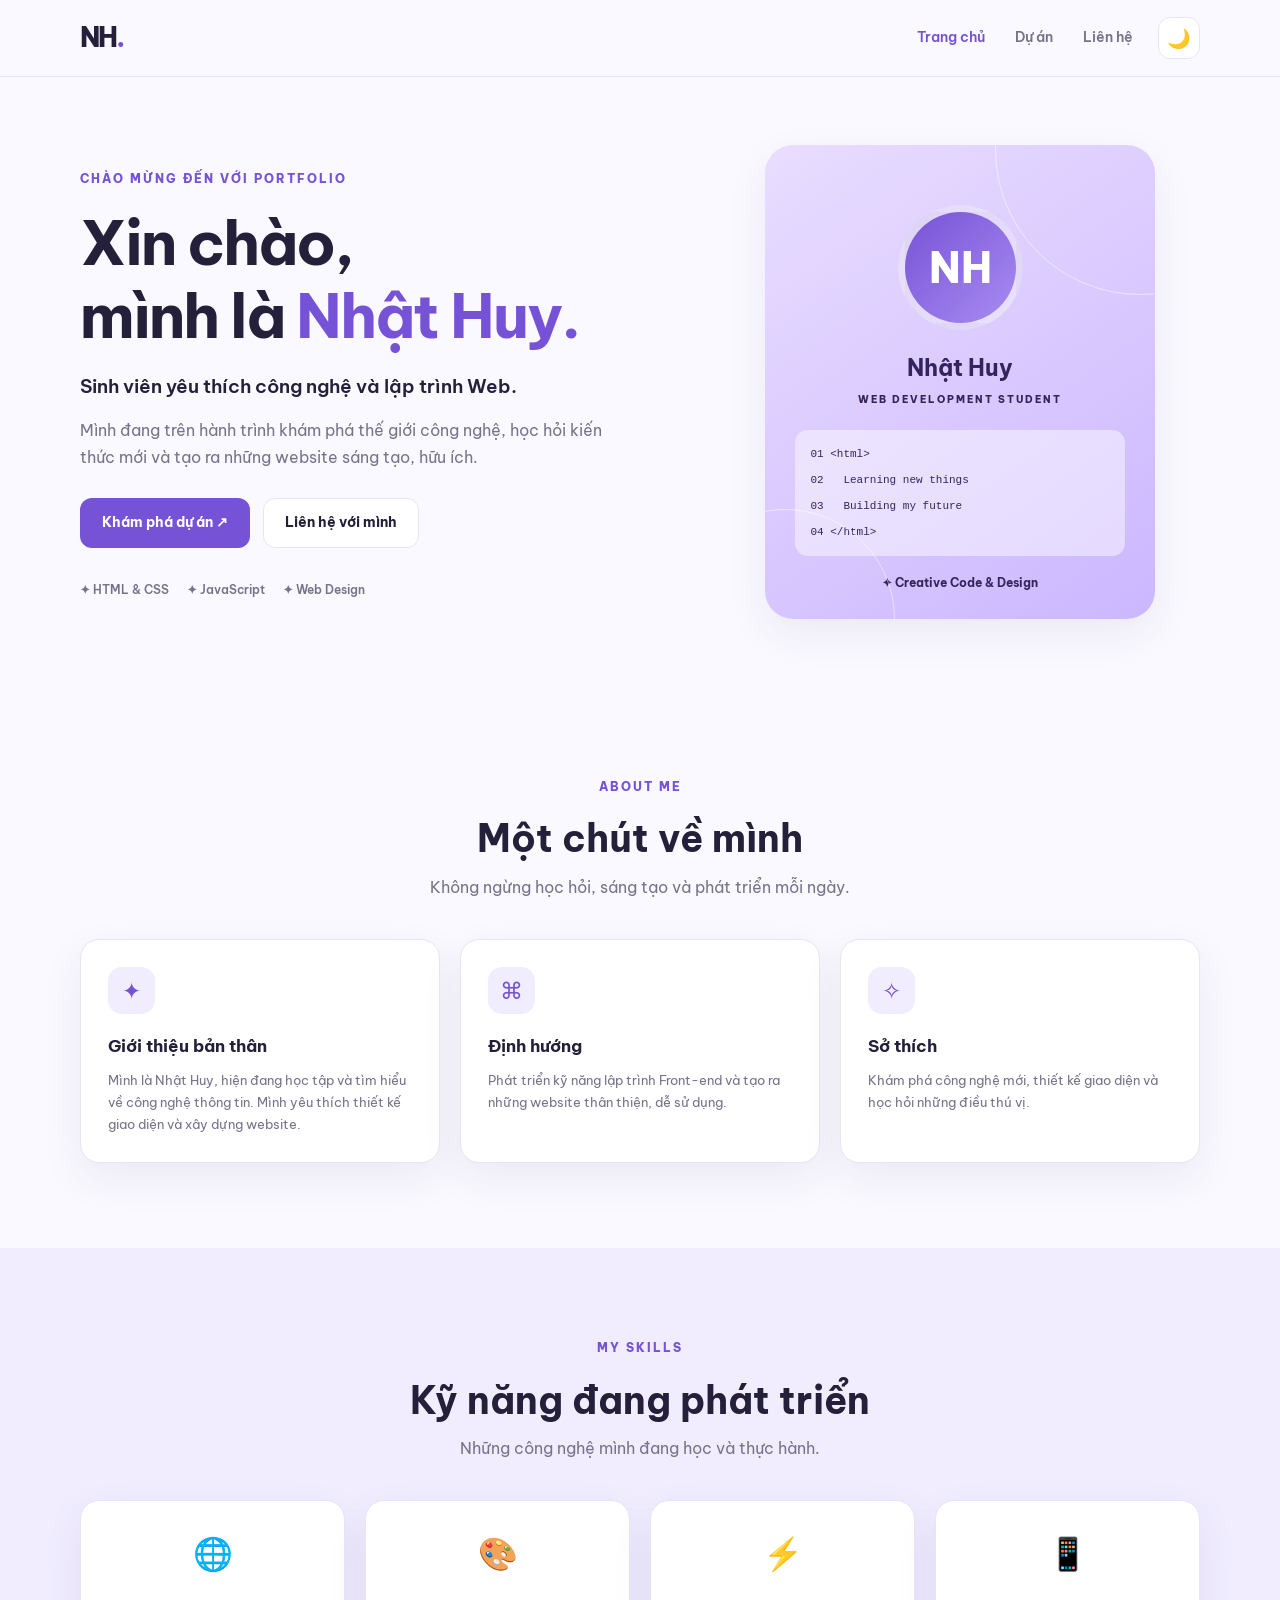
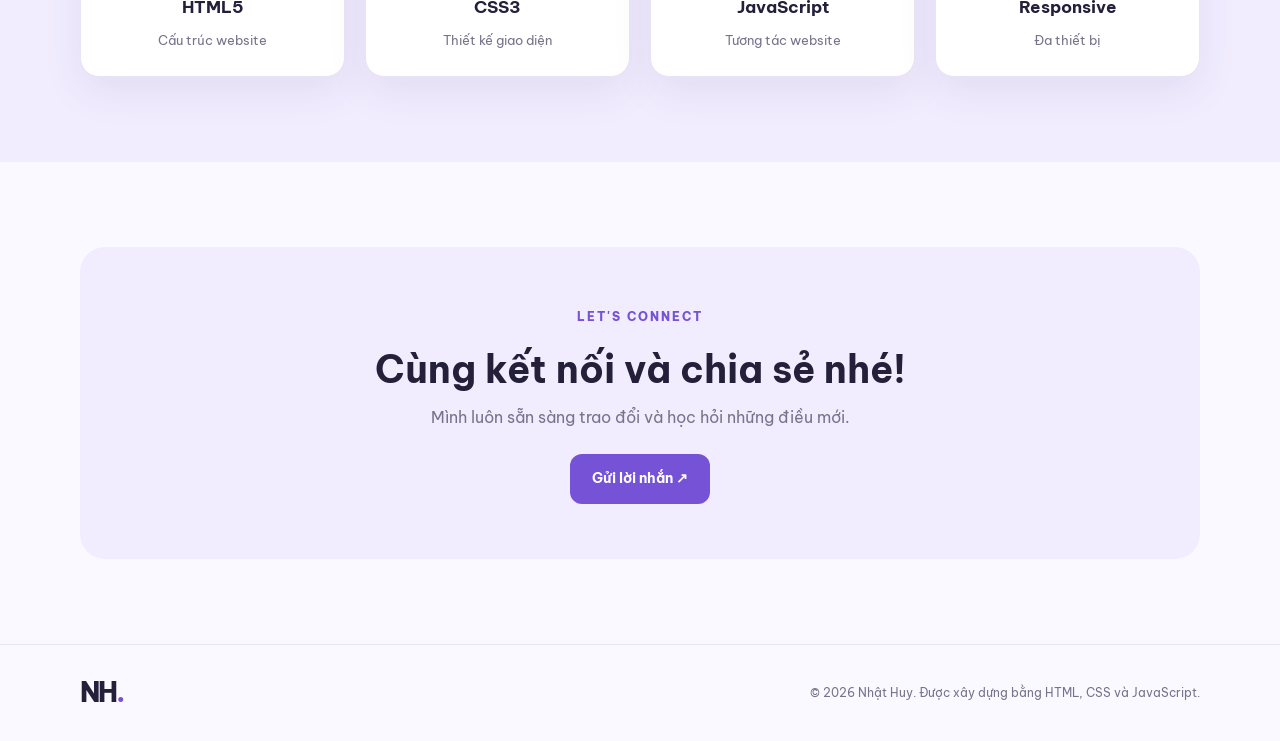
<file: index.html>
<!DOCTYPE html>
<html lang="vi">
<head>
    <meta charset="UTF-8">
    <meta name="viewport" content="width=device-width, initial-scale=1.0">
    <meta name="description" content="Portfolio cá nhân của Nhật Huy">
    <title>Nhật Huy | Portfolio</title>
    <link rel="stylesheet" href="style.css">
    <script src="script.js" defer></script>
</head>
<body>
    <header class="header">
        <nav class="navbar container">
            <a class="logo" href="index.html">NH<span>.</span></a>

            <button class="menu-toggle" id="menuToggle"
                    type="button" aria-label="Mở menu"
                    aria-expanded="false">☰</button>

            <div class="nav-links" id="navLinks">
                <a class="active" href="index.html">Trang chủ</a>
                <a href="projects.html">Dự án</a>
                <a href="contact.html">Liên hệ</a>
            </div>

            <button class="theme-toggle" id="themeToggle"
                    type="button" aria-label="Đổi giao diện">🌙</button>
        </nav>
    </header>

    <main>
        <section class="hero container">
            <div class="hero-content reveal">
                <span class="eyebrow">CHÀO MỪNG ĐẾN VỚI PORTFOLIO</span>
                <h1>Xin chào,<br>mình là <span class="gradient-text">Nhật Huy.</span></h1>
                <h2>Sinh viên yêu thích công nghệ và lập trình Web.</h2>
                <p>
                    Mình đang trên hành trình khám phá thế giới công nghệ,
                    học hỏi kiến thức mới và tạo ra những website sáng tạo,
                    hữu ích.
                </p>

                <div class="hero-buttons">
                    <a class="button button-primary" href="projects.html">
                        Khám phá dự án ↗
                    </a>
                    <a class="button button-outline" href="contact.html">
                        Liên hệ với mình
                    </a>
                </div>

                <div class="hero-tags">
                    <span>✦ HTML & CSS</span>
                    <span>✦ JavaScript</span>
                    <span>✦ Web Design</span>
                </div>
            </div>

            <div class="hero-visual reveal">
                <div class="profile-card">
                    <div class="profile-orbit orbit-one"></div>
                    <div class="profile-orbit orbit-two"></div>
                    <div class="avatar">NH</div>
                    <h3>Nhật Huy</h3>
                    <p>WEB DEVELOPMENT STUDENT</p>
                    <div class="code-lines">
                        <span>01 &lt;html&gt;</span>
                        <span>02 &nbsp; Learning new things</span>
                        <span>03 &nbsp; Building my future</span>
                        <span>04 &lt;/html&gt;</span>
                    </div>
                    <span class="creative-label">✦ Creative Code & Design</span>
                </div>
            </div>
        </section>

        <section class="section container" id="about">
            <div class="section-heading reveal">
                <span class="eyebrow">ABOUT ME</span>
                <h2>Một chút về mình</h2>
                <p>Không ngừng học hỏi, sáng tạo và phát triển mỗi ngày.</p>
            </div>

            <div class="about-grid">
                <article class="info-card reveal">
                    <span class="card-icon">✦</span>
                    <h3>Giới thiệu bản thân</h3>
                    <p>
                        Mình là Nhật Huy, hiện đang học tập và tìm hiểu
                        về công nghệ thông tin. Mình yêu thích thiết kế
                        giao diện và xây dựng website.
                    </p>
                </article>

                <article class="info-card reveal">
                    <span class="card-icon">⌘</span>
                    <h3>Định hướng</h3>
                    <p>
                        Phát triển kỹ năng lập trình Front-end và tạo ra
                        những website thân thiện, dễ sử dụng.
                    </p>
                </article>

                <article class="info-card reveal">
                    <span class="card-icon">✧</span>
                    <h3>Sở thích</h3>
                    <p>
                        Khám phá công nghệ mới, thiết kế giao diện
                        và học hỏi những điều thú vị.
                    </p>
                </article>
            </div>
        </section>

        <section class="section skills-section">
            <div class="container">
                <div class="section-heading reveal">
                    <span class="eyebrow">MY SKILLS</span>
                    <h2>Kỹ năng đang phát triển</h2>
                    <p>Những công nghệ mình đang học và thực hành.</p>
                </div>

                <div class="skills-grid">
                    <article class="skill-card reveal">
                        <span class="skill-icon">🌐</span>
                        <h3>HTML5</h3>
                        <p>Cấu trúc website</p>
                    </article>
                    <article class="skill-card reveal">
                        <span class="skill-icon">🎨</span>
                        <h3>CSS3</h3>
                        <p>Thiết kế giao diện</p>
                    </article>
                    <article class="skill-card reveal">
                        <span class="skill-icon">⚡</span>
                        <h3>JavaScript</h3>
                        <p>Tương tác website</p>
                    </article>
                    <article class="skill-card reveal">
                        <span class="skill-icon">📱</span>
                        <h3>Responsive</h3>
                        <p>Đa thiết bị</p>
                    </article>
                </div>
            </div>
        </section>

        <section class="cta-section container reveal">
            <span class="eyebrow">LET'S CONNECT</span>
            <h2>Cùng kết nối và chia sẻ nhé!</h2>
            <p>Mình luôn sẵn sàng trao đổi và học hỏi những điều mới.</p>
            <a class="button button-primary" href="contact.html">
                Gửi lời nhắn ↗
            </a>
        </section>
    </main>

    <footer class="footer">
        <div class="container footer-inner">
            <a class="logo" href="index.html">NH<span>.</span></a>
            <p>© <span class="year"></span> Nhật Huy. Được xây dựng bằng HTML, CSS và JavaScript.</p>
        </div>
    </footer>
</body>
</html>
</file>
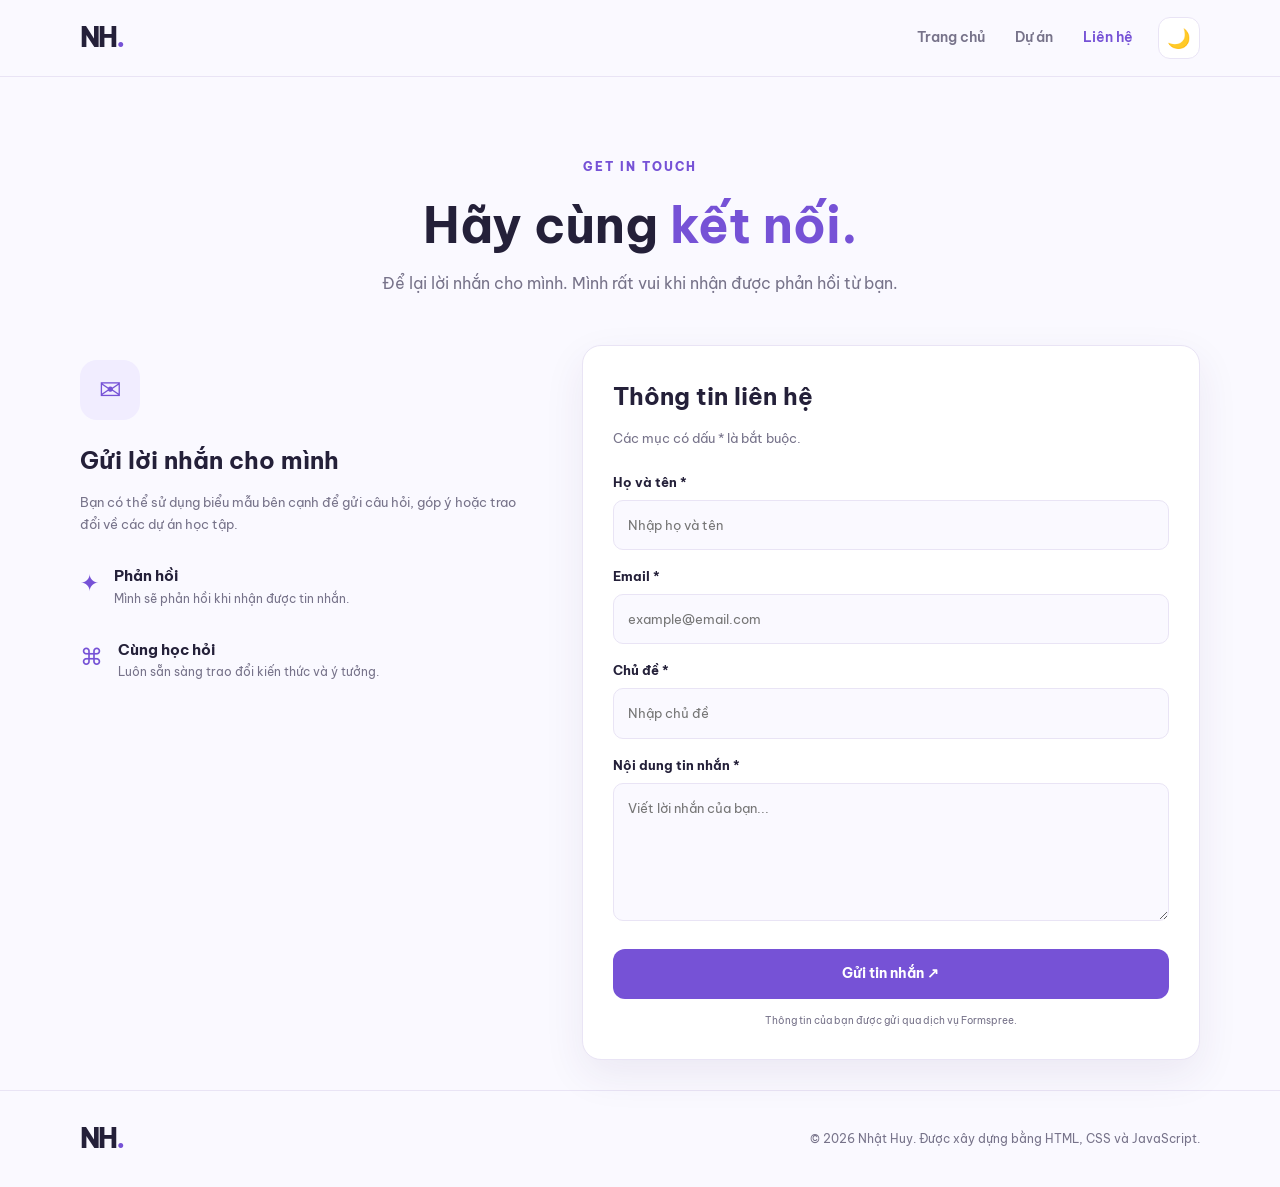
<file: contact.html>
<!DOCTYPE html>
<html lang="vi">
<head>
    <meta charset="UTF-8">
    <meta name="viewport" content="width=device-width, initial-scale=1.0">
    <meta name="description" content="Liên hệ với Nhật Huy">
    <title>Liên hệ | Nhật Huy</title>
    <link rel="stylesheet" href="style.css">
    <script src="script.js" defer></script>
</head>
<body>
    <header class="header">
        <nav class="navbar container">
            <a class="logo" href="index.html">NH<span>.</span></a>
            <button class="menu-toggle" id="menuToggle" type="button"
                    aria-label="Mở menu" aria-expanded="false">☰</button>
            <div class="nav-links" id="navLinks">
                <a href="index.html">Trang chủ</a>
                <a href="projects.html">Dự án</a>
                <a class="active" href="contact.html">Liên hệ</a>
            </div>
            <button class="theme-toggle" id="themeToggle"
                    type="button" aria-label="Đổi giao diện">🌙</button>
        </nav>
    </header>

    <main class="container page-main">
        <section class="page-heading reveal">
            <span class="eyebrow">GET IN TOUCH</span>
            <h1>Hãy cùng <span class="gradient-text">kết nối.</span></h1>
            <p>Để lại lời nhắn cho mình. Mình rất vui khi nhận được phản hồi từ bạn.</p>
        </section>

        <section class="contact-layout">
            <div class="contact-intro reveal">
                <div class="contact-icon">✉</div>
                <h2>Gửi lời nhắn cho mình</h2>
                <p>
                    Bạn có thể sử dụng biểu mẫu bên cạnh để gửi câu hỏi,
                    góp ý hoặc trao đổi về các dự án học tập.
                </p>

                <div class="contact-feature">
                    <span>✦</span>
                    <div>
                        <h3>Phản hồi</h3>
                        <p>Mình sẽ phản hồi khi nhận được tin nhắn.</p>
                    </div>
                </div>

                <div class="contact-feature">
                    <span>⌘</span>
                    <div>
                        <h3>Cùng học hỏi</h3>
                        <p>Luôn sẵn sàng trao đổi kiến thức và ý tưởng.</p>
                    </div>
                </div>
            </div>

<form class="contact-form reveal"
      action="https://formspree.io/f/xyewbjon"
      method="POST">
                <h2>Thông tin liên hệ</h2>
                <p>Các mục có dấu * là bắt buộc.</p>

                <label for="name">Họ và tên *</label>
                <input id="name" name="name" type="text"
                       placeholder="Nhập họ và tên" required>

                <label for="email">Email *</label>
                <input id="email" name="email" type="email"
                       placeholder="example@email.com" required>

                <label for="subject">Chủ đề *</label>
                <input id="subject" name="subject" type="text"
                       placeholder="Nhập chủ đề" required>

                <label for="message">Nội dung tin nhắn *</label>
                <textarea id="message" name="message" rows="5"
                          placeholder="Viết lời nhắn của bạn..." required></textarea>

                <button class="button button-primary submit-button" type="submit">
                    Gửi tin nhắn ↗
                </button>
                <small>Thông tin của bạn được gửi qua dịch vụ Formspree.</small>
            </form>
        </section>
    </main>

    <footer class="footer">
        <div class="container footer-inner">
            <a class="logo" href="index.html">NH<span>.</span></a>
            <p>© <span class="year"></span> Nhật Huy. Được xây dựng bằng HTML, CSS và JavaScript.</p>
        </div>
    </footer>
</body>
</html>
</file>
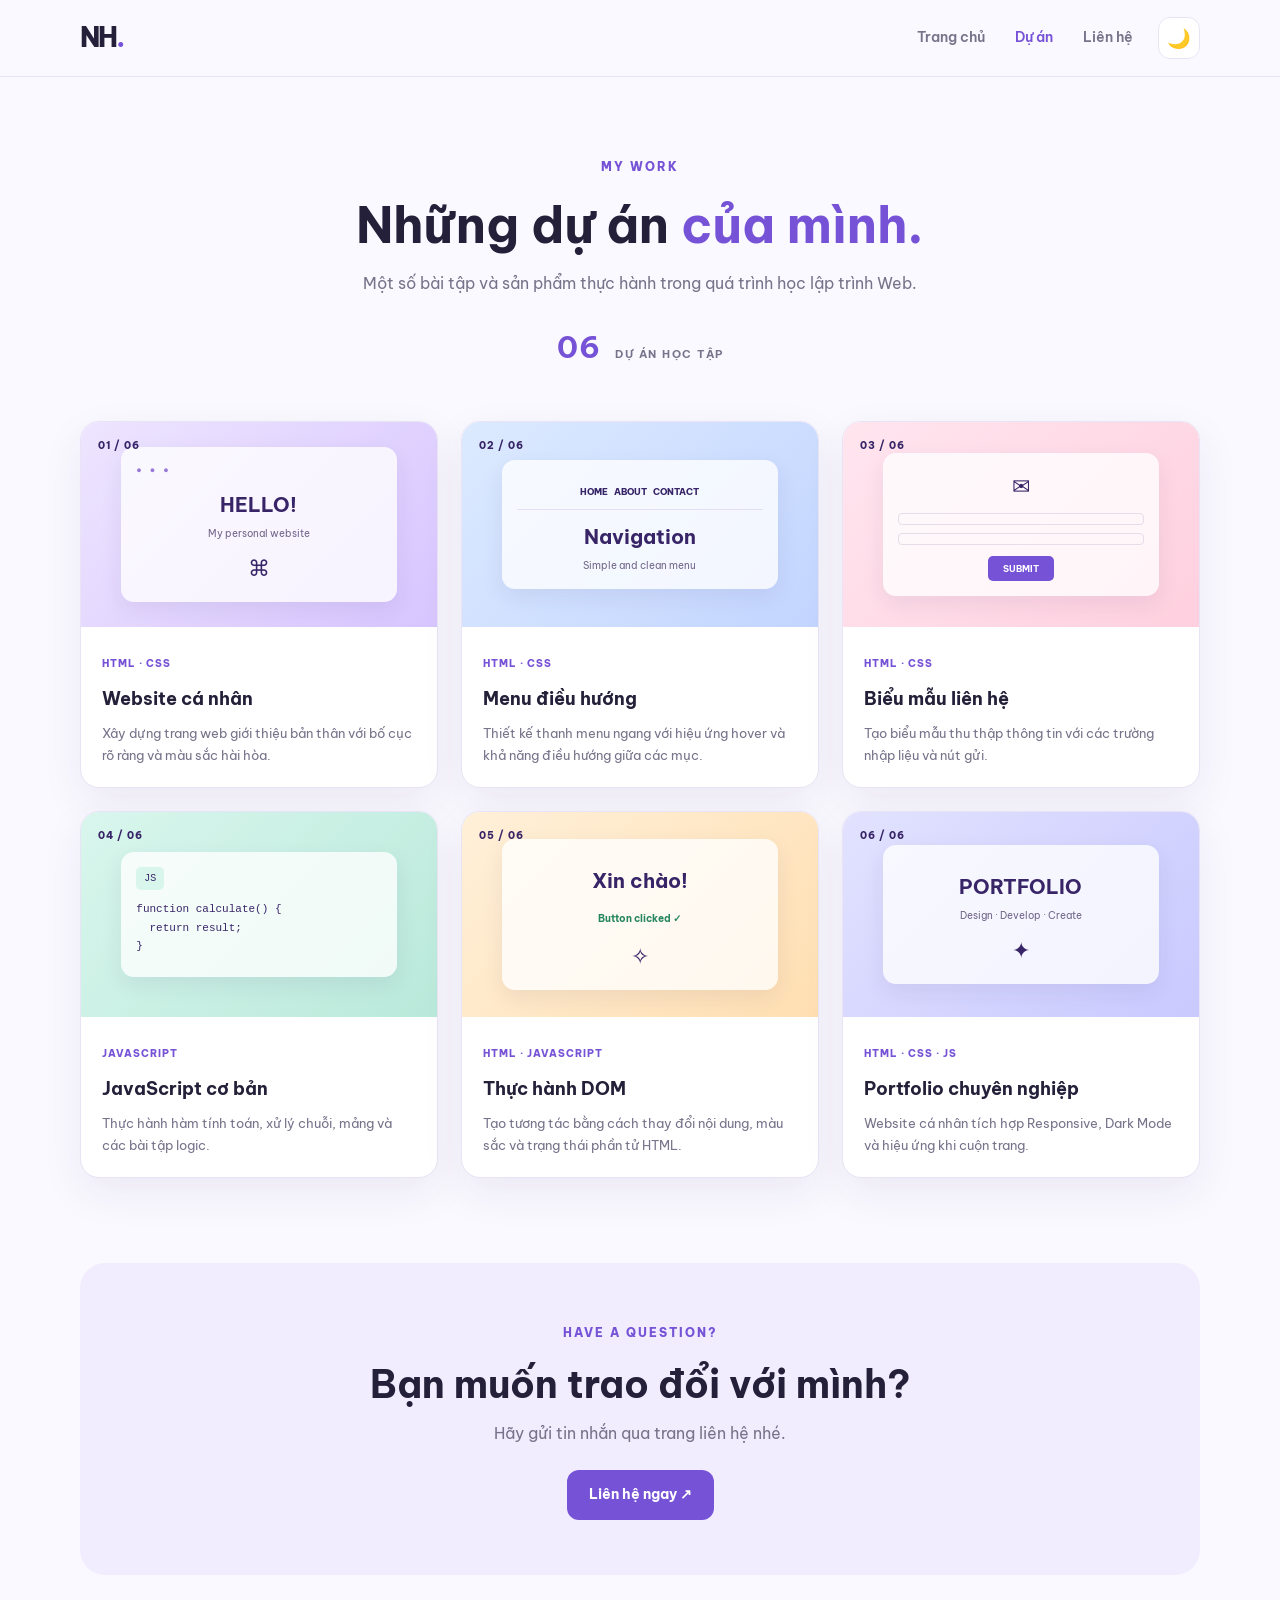
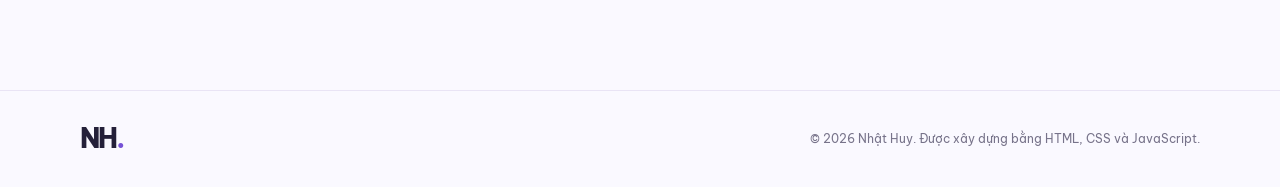
<file: projects.html>
<!DOCTYPE html>
<html lang="vi">
<head>
    <meta charset="UTF-8">
    <meta name="viewport" content="width=device-width, initial-scale=1.0">
    <meta name="description" content="Các dự án học tập của Nhật Huy">
    <title>Dự án | Nhật Huy</title>
    <link rel="stylesheet" href="style.css">
    <script src="script.js" defer></script>
</head>
<body>
    <header class="header">
        <nav class="navbar container">
            <a class="logo" href="index.html">NH<span>.</span></a>
            <button class="menu-toggle" id="menuToggle" type="button"
                    aria-label="Mở menu" aria-expanded="false">☰</button>
            <div class="nav-links" id="navLinks">
                <a href="index.html">Trang chủ</a>
                <a class="active" href="projects.html">Dự án</a>
                <a href="contact.html">Liên hệ</a>
            </div>
            <button class="theme-toggle" id="themeToggle"
                    type="button" aria-label="Đổi giao diện">🌙</button>
        </nav>
    </header>

    <main class="container page-main">
        <section class="page-heading reveal">
            <span class="eyebrow">MY WORK</span>
            <h1>Những dự án <span class="gradient-text">của mình.</span></h1>
            <p>
                Một số bài tập và sản phẩm thực hành trong quá trình
                học lập trình Web.
            </p>
            <div class="project-count"><strong>06</strong> DỰ ÁN HỌC TẬP</div>
        </section>

        <section class="projects-grid">
            <article class="project-card reveal">
                <div class="project-preview preview-one">
                    <span class="preview-number">01 / 06</span>
                    <div class="mini-window">
                        <div class="mini-dots">● ● ●</div>
                        <h3>HELLO!</h3>
                        <p>My personal website</p>
                        <span class="mini-symbol">⌘</span>
                    </div>
                </div>
                <div class="project-info">
                    <span class="project-category">HTML · CSS</span>
                    <h2>Website cá nhân</h2>
                    <p>Xây dựng trang web giới thiệu bản thân với bố cục rõ ràng và màu sắc hài hòa.</p>
                </div>
            </article>

            <article class="project-card reveal">
                <div class="project-preview preview-two">
                    <span class="preview-number">02 / 06</span>
                    <div class="mini-window">
                        <div class="mini-menu">HOME&nbsp;&nbsp; ABOUT&nbsp;&nbsp; CONTACT</div>
                        <h3>Navigation</h3>
                        <p>Simple and clean menu</p>
                    </div>
                </div>
                <div class="project-info">
                    <span class="project-category">HTML · CSS</span>
                    <h2>Menu điều hướng</h2>
                    <p>Thiết kế thanh menu ngang với hiệu ứng hover và khả năng điều hướng giữa các mục.</p>
                </div>
            </article>

            <article class="project-card reveal">
                <div class="project-preview preview-three">
                    <span class="preview-number">03 / 06</span>
                    <div class="mini-window mini-form">
                        <span>✉</span>
                        <div class="fake-input"></div>
                        <div class="fake-input"></div>
                        <b>SUBMIT</b>
                    </div>
                </div>
                <div class="project-info">
                    <span class="project-category">HTML · CSS</span>
                    <h2>Biểu mẫu liên hệ</h2>
                    <p>Tạo biểu mẫu thu thập thông tin với các trường nhập liệu và nút gửi.</p>
                </div>
            </article>

            <article class="project-card reveal">
                <div class="project-preview preview-four">
                    <span class="preview-number">04 / 06</span>
                    <div class="mini-window code-preview">
                        <span>JS</span>
                        <code>function calculate() {<br>&nbsp; return result;<br>}</code>
                    </div>
                </div>
                <div class="project-info">
                    <span class="project-category">JAVASCRIPT</span>
                    <h2>JavaScript cơ bản</h2>
                    <p>Thực hành hàm tính toán, xử lý chuỗi, mảng và các bài tập logic.</p>
                </div>
            </article>

            <article class="project-card reveal">
                <div class="project-preview preview-five">
                    <span class="preview-number">05 / 06</span>
                    <div class="mini-window">
                        <h3>Xin chào!</h3>
                        <b class="success-label">Button clicked ✓</b>
                        <span class="mini-symbol">✧</span>
                    </div>
                </div>
                <div class="project-info">
                    <span class="project-category">HTML · JAVASCRIPT</span>
                    <h2>Thực hành DOM</h2>
                    <p>Tạo tương tác bằng cách thay đổi nội dung, màu sắc và trạng thái phần tử HTML.</p>
                </div>
            </article>

            <article class="project-card reveal">
                <div class="project-preview preview-six">
                    <span class="preview-number">06 / 06</span>
                    <div class="mini-window">
                        <h3>PORTFOLIO</h3>
                        <p>Design · Develop · Create</p>
                        <span class="mini-symbol">✦</span>
                    </div>
                </div>
                <div class="project-info">
                    <span class="project-category">HTML · CSS · JS</span>
                    <h2>Portfolio chuyên nghiệp</h2>
                    <p>Website cá nhân tích hợp Responsive, Dark Mode và hiệu ứng khi cuộn trang.</p>
                </div>
            </article>
        </section>

        <section class="cta-section reveal">
            <span class="eyebrow">HAVE A QUESTION?</span>
            <h2>Bạn muốn trao đổi với mình?</h2>
            <p>Hãy gửi tin nhắn qua trang liên hệ nhé.</p>
            <a class="button button-primary" href="contact.html">Liên hệ ngay ↗</a>
        </section>
    </main>

    <footer class="footer">
        <div class="container footer-inner">
            <a class="logo" href="index.html">NH<span>.</span></a>
            <p>© <span class="year"></span> Nhật Huy. Được xây dựng bằng HTML, CSS và JavaScript.</p>
        </div>
    </footer>
</body>
</html>
</file>
<file: style.css>
@import url('https://fonts.googleapis.com/css2?family=Be+Vietnam+Pro:wght@400;500;600;700;800&display=swap');

:root {
    color-scheme: light;
    --bg: #faf9ff;
    --surface: #ffffff;
    --surface-soft: #f1edff;
    --text: #242039;
    --muted: #77738a;
    --primary: #7652d6;
    --primary-dark: #5936b5;
    --border: #e9e4f5;
    --header: rgba(250, 249, 255, 0.92);
    --shadow: 0 15px 40px rgba(58, 39, 100, 0.08);
}

html[data-theme="dark"] {
    color-scheme: dark;
    --bg: #111827;
    --surface: #1f2937;
    --surface-soft: #283449;
    --text: #f5f3ff;
    --muted: #c0bfd0;
    --primary: #b49aff;
    --primary-dark: #9c7df0;
    --border: #374151;
    --header: rgba(17, 24, 39, 0.94);
    --shadow: 0 15px 40px rgba(0, 0, 0, 0.22);
}

* {
    margin: 0;
    padding: 0;
    box-sizing: border-box;
}

html {
    scroll-behavior: smooth;
}

body {
    font-family: 'Be Vietnam Pro', Arial, sans-serif;
    background: var(--bg);
    color: var(--text);
    line-height: 1.7;
    transition: background-color 0.25s ease, color 0.25s ease;
}

a {
    color: inherit;
    text-decoration: none;
}

button,
input,
textarea {
    font: inherit;
}

button {
    cursor: pointer;
}

.container {
    width: min(1120px, 90%);
    margin: 0 auto;
}

.header {
    position: sticky;
    top: 0;
    z-index: 100;
    background: var(--header);
    backdrop-filter: blur(15px);
    border-bottom: 1px solid var(--border);
}

.navbar {
    min-height: 76px;
    display: flex;
    align-items: center;
    gap: 25px;
}

.logo {
    font-size: 27px;
    font-weight: 800;
    letter-spacing: -2px;
    color: var(--text);
}

.logo span {
    color: var(--primary);
}

.nav-links {
    display: flex;
    align-items: center;
    gap: 30px;
    margin-left: auto;
}

.nav-links a {
    color: var(--muted);
    font-size: 14px;
    font-weight: 600;
    transition: color 0.2s ease;
}

.nav-links a:hover,
.nav-links a.active {
    color: var(--primary);
}

.theme-toggle,
.menu-toggle {
    border: 1px solid var(--border);
    background: var(--surface);
    color: var(--text);
    border-radius: 12px;
    width: 42px;
    height: 42px;
    font-size: 19px;
}

.menu-toggle {
    display: none;
}

.hero {
    min-height: 610px;
    display: grid;
    grid-template-columns: 1.1fr 0.9fr;
    align-items: center;
    gap: 55px;
    padding-top: 65px;
    padding-bottom: 65px;
}

.eyebrow {
    display: inline-block;
    color: var(--primary);
    font-size: 12px;
    font-weight: 800;
    letter-spacing: 2px;
    margin-bottom: 17px;
}

.hero h1 {
    font-size: clamp(38px, 5vw, 61px);
    line-height: 1.2;
    letter-spacing: -2px;
    margin-bottom: 18px;
}

.gradient-text {
    color: var(--primary);
}

.hero h2 {
    font-size: 19px;
    font-weight: 600;
    margin-bottom: 14px;
}

.hero-content > p,
.section-heading > p,
.page-heading > p,
.cta-section > p {
    color: var(--muted);
}

.hero-content > p {
    max-width: 560px;
}

.hero-buttons {
    display: flex;
    flex-wrap: wrap;
    gap: 13px;
    margin-top: 27px;
}

.button {
    display: inline-flex;
    justify-content: center;
    align-items: center;
    min-height: 48px;
    padding: 12px 21px;
    border-radius: 12px;
    font-size: 14px;
    font-weight: 700;
    border: 1px solid transparent;
    transition: transform 0.2s ease, background 0.2s ease;
}

.button:hover {
    transform: translateY(-3px);
}

.button-primary {
    background: var(--primary);
    color: #ffffff;
}

.button-primary:hover {
    background: var(--primary-dark);
}

.button-outline {
    border-color: var(--border);
    color: var(--text);
    background: var(--surface);
}

.hero-tags {
    display: flex;
    flex-wrap: wrap;
    gap: 18px;
    margin-top: 32px;
    color: var(--muted);
    font-size: 12px;
    font-weight: 600;
}

.hero-visual {
    display: flex;
    justify-content: center;
}

.profile-card {
    position: relative;
    overflow: hidden;
    width: min(100%, 390px);
    min-height: 430px;
    padding: 40px 30px 25px;
    border-radius: 28px;
    text-align: center;
    background: linear-gradient(145deg, #e9ddff, #cbb7ff);
    color: #34245d;
    box-shadow: var(--shadow);
}

.avatar {
    position: relative;
    z-index: 1;
    display: grid;
    place-items: center;
    width: 125px;
    height: 125px;
    margin: 20px auto 18px;
    border: 7px solid rgba(255,255,255,0.75);
    border-radius: 50%;
    background: linear-gradient(135deg, #7652d6, #a98cf2);
    color: white;
    font-size: 42px;
    font-weight: 800;
}

.profile-card h3 {
    font-size: 23px;
}

.profile-card > p {
    font-size: 10px;
    font-weight: 800;
    letter-spacing: 2px;
    margin: 4px 0 22px;
}

.code-lines {
    display: flex;
    flex-direction: column;
    gap: 7px;
    padding: 15px;
    border-radius: 13px;
    background: rgba(255,255,255,0.45);
    text-align: left;
    font-family: monospace;
    font-size: 11px;
}

.creative-label {
    display: block;
    margin-top: 17px;
    font-size: 12px;
    font-weight: 700;
}

.profile-orbit {
    position: absolute;
    border: 1px solid rgba(255,255,255,0.5);
    border-radius: 50%;
}

.orbit-one {
    width: 290px;
    height: 290px;
    top: -140px;
    right: -130px;
}

.orbit-two {
    width: 220px;
    height: 220px;
    bottom: -110px;
    left: -90px;
}

.section {
    padding-top: 85px;
    padding-bottom: 85px;
}

.section-heading,
.page-heading {
    text-align: center;
    max-width: 680px;
    margin: 0 auto 38px;
}

.section-heading h2,
.cta-section h2 {
    font-size: clamp(27px, 4vw, 38px);
    line-height: 1.3;
    margin-bottom: 10px;
}

.about-grid,
.skills-grid {
    display: grid;
    grid-template-columns: repeat(3, 1fr);
    gap: 20px;
}

.info-card,
.skill-card,
.project-card,
.contact-form {
    background: var(--surface);
    border: 1px solid var(--border);
    border-radius: 19px;
    box-shadow: var(--shadow);
}

.info-card {
    padding: 27px;
}

.card-icon {
    display: grid;
    place-items: center;
    width: 47px;
    height: 47px;
    border-radius: 14px;
    background: var(--surface-soft);
    color: var(--primary);
    font-size: 23px;
    margin-bottom: 18px;
}

.info-card h3,
.skill-card h3 {
    font-size: 17px;
    margin-bottom: 8px;
}

.info-card p,
.skill-card p,
.project-info p {
    color: var(--muted);
    font-size: 13px;
}

.skills-section {
    background: var(--surface-soft);
}

.skills-grid {
    grid-template-columns: repeat(4, 1fr);
}

.skill-card {
    padding: 25px 15px;
    text-align: center;
}

.skill-icon {
    display: block;
    font-size: 32px;
    margin-bottom: 12px;
}

.cta-section {
    margin-top: 85px;
    margin-bottom: 85px;
    padding: 55px 25px;
    text-align: center;
    border-radius: 25px;
    background: var(--surface-soft);
}

.cta-section > p {
    margin-bottom: 23px;
}

.footer {
    border-top: 1px solid var(--border);
    padding: 25px 0;
}

.footer-inner {
    display: flex;
    justify-content: space-between;
    align-items: center;
    gap: 20px;
}

.footer p {
    color: var(--muted);
    font-size: 12px;
    text-align: right;
}

.page-main {
    padding-top: 75px;
    padding-bottom: 30px;
}

.page-heading {
    margin-bottom: 48px;
}

.page-heading h1 {
    font-size: clamp(34px, 5vw, 50px);
    line-height: 1.25;
    margin-bottom: 13px;
}

.project-count {
    margin-top: 25px;
    color: var(--muted);
    font-size: 11px;
    font-weight: 700;
    letter-spacing: 1.5px;
}

.project-count strong {
    color: var(--primary);
    font-size: 30px;
    margin-right: 9px;
}

.projects-grid {
    display: grid;
    grid-template-columns: repeat(3, minmax(0, 1fr));
    gap: 23px;
}

.project-card {
    overflow: hidden;
    transition: transform 0.25s ease;
}

.project-card:hover {
    transform: translateY(-6px);
}

.project-preview {
    position: relative;
    min-height: 205px;
    display: grid;
    place-items: center;
    padding: 25px;
    background: linear-gradient(135deg, #eee5ff, #d7c5ff);
    color: #382568;
}

.preview-two {
    background: linear-gradient(135deg, #dceaff, #c3d5ff);
}

.preview-three {
    background: linear-gradient(135deg, #ffe5ef, #ffd0df);
}

.preview-four {
    background: linear-gradient(135deg, #d9f6ed, #b9e9da);
}

.preview-five {
    background: linear-gradient(135deg, #fff0d9, #ffdfb2);
}

.preview-six {
    background: linear-gradient(135deg, #e2e2ff, #c9c9ff);
}

.preview-number {
    position: absolute;
    top: 15px;
    left: 17px;
    font-size: 10px;
    font-weight: 800;
    letter-spacing: 1px;
}

.mini-window {
    width: 90%;
    min-height: 125px;
    padding: 15px;
    border-radius: 13px;
    background: rgba(255,255,255,0.78);
    text-align: center;
    box-shadow: 0 8px 22px rgba(55,35,95,0.08);
}

.mini-dots {
    text-align: left;
    font-size: 9px;
    letter-spacing: 3px;
    color: #9879d9;
}

.mini-window h3 {
    font-size: 20px;
    margin: 10px 0 3px;
}

.mini-window p {
    font-size: 10px;
    color: #72668b;
}

.mini-symbol {
    display: block;
    margin-top: 8px;
    font-size: 22px;
}

.mini-menu {
    font-size: 9px;
    font-weight: 800;
    padding: 9px 0;
    border-bottom: 1px solid #e5def4;
}

.mini-form > span {
    font-size: 22px;
}

.fake-input {
    height: 12px;
    margin: 8px 0;
    border: 1px solid #e7dce9;
    border-radius: 4px;
}

.mini-form b {
    display: inline-block;
    padding: 5px 15px;
    border-radius: 5px;
    background: #7652d6;
    color: white;
    font-size: 9px;
}

.code-preview {
    text-align: left;
    font-family: monospace;
}

.code-preview > span {
    display: inline-block;
    padding: 3px 8px;
    border-radius: 5px;
    background: #d9f6ed;
    font-size: 10px;
}

.code-preview code {
    display: block;
    margin-top: 10px;
    font-size: 11px;
}

.success-label {
    display: inline-block;
    margin-top: 9px;
    color: #26865f;
    font-size: 10px;
}

.project-info {
    padding: 21px;
}

.project-category {
    color: var(--primary);
    font-size: 10px;
    font-weight: 800;
    letter-spacing: 1px;
}

.project-info h2 {
    font-size: 18px;
    margin: 9px 0 7px;
}

.project-info p {
    line-height: 1.7;
}

.contact-layout {
    display: grid;
    grid-template-columns: 0.85fr 1.15fr;
    gap: 45px;
    align-items: start;
}

.contact-intro {
    padding: 15px 0;
}

.contact-icon {
    display: grid;
    place-items: center;
    width: 60px;
    height: 60px;
    margin-bottom: 20px;
    border-radius: 17px;
    background: var(--surface-soft);
    color: var(--primary);
    font-size: 27px;
}

.contact-intro h2,
.contact-form h2 {
    font-size: 24px;
    margin-bottom: 10px;
}

.contact-intro > p,
.contact-form > p {
    color: var(--muted);
    font-size: 13px;
}

.contact-feature {
    display: flex;
    gap: 15px;
    margin-top: 28px;
}

.contact-feature > span {
    color: var(--primary);
    font-size: 23px;
}

.contact-feature h3 {
    font-size: 15px;
}

.contact-feature p {
    color: var(--muted);
    font-size: 12px;
}

.contact-form {
    padding: 30px;
}

.contact-form > p {
    margin-bottom: 22px;
}

.contact-form label {
    display: block;
    margin: 15px 0 7px;
    font-size: 13px;
    font-weight: 700;
}

.contact-form input,
.contact-form textarea {
    width: 100%;
    padding: 13px 14px;
    border: 1px solid var(--border);
    border-radius: 10px;
    outline: none;
    background: var(--bg);
    color: var(--text);
    font-size: 13px;
}

.contact-form input:focus,
.contact-form textarea:focus {
    border-color: var(--primary);
    box-shadow: 0 0 0 3px rgba(118,82,214,0.12);
}

.contact-form textarea {
    resize: vertical;
}

.submit-button {
    width: 100%;
    margin-top: 20px;
}

.contact-form small {
    display: block;
    margin-top: 13px;
    color: var(--muted);
    font-size: 10px;
    text-align: center;
}

/* Hiệu ứng xuất hiện khi cuộn */
.reveal {
    opacity: 0;
    transform: translateY(22px);
    transition: opacity 0.65s ease, transform 0.65s ease;
}

.reveal.visible {
    opacity: 1;
    transform: translateY(0);
}

/* TABLET */
@media (max-width: 900px) {
    .hero {
        gap: 25px;
    }

    .projects-grid {
        grid-template-columns: repeat(2, minmax(0, 1fr));
    }

    .about-grid {
        grid-template-columns: repeat(2, 1fr);
    }

    .contact-layout {
        gap: 25px;
    }
}

/* MOBILE */
@media (max-width: 650px) {
    .navbar {
        min-height: 66px;
        gap: 12px;
    }

    .menu-toggle {
        display: block;
        margin-left: auto;
    }

    .nav-links {
        display: none;
        position: absolute;
        top: 66px;
        left: 0;
        right: 0;
        margin: 0;
        padding: 18px 5%;
        flex-direction: column;
        align-items: flex-start;
        gap: 17px;
        background: var(--surface);
        border-bottom: 1px solid var(--border);
    }

    .nav-links.open {
        display: flex;
    }

    .hero {
        grid-template-columns: 1fr;
        padding-top: 55px;
        gap: 40px;
    }

    .hero h1 {
        font-size: 41px;
    }

    .hero-visual {
        width: 100%;
    }

    .profile-card {
        min-height: 400px;
    }

    .section {
        padding-top: 60px;
        padding-bottom: 60px;
    }

    .about-grid,
    .skills-grid,
    .projects-grid,
    .contact-layout {
        grid-template-columns: 1fr;
    }

    .page-main {
        padding-top: 55px;
    }

    .project-preview {
        min-height: 190px;
    }

    .contact-form {
        padding: 22px;
    }

    .cta-section {
        margin-top: 55px;
        margin-bottom: 55px;
        padding: 40px 20px;
    }

    .footer-inner {
        flex-direction: column;
        text-align: center;
    }

    .footer p {
        text-align: center;
    }
}

/* Giảm chuyển động nếu người dùng chọn chế độ này */
@media (prefers-reduced-motion: reduce) {
    *,
    *::before,
    *::after {
        scroll-behavior: auto !important;
        transition-duration: 0.01ms !important;
        animation-duration: 0.01ms !important;
    }

    .reveal {
        opacity: 1;
        transform: none;
    }
}
</file>
